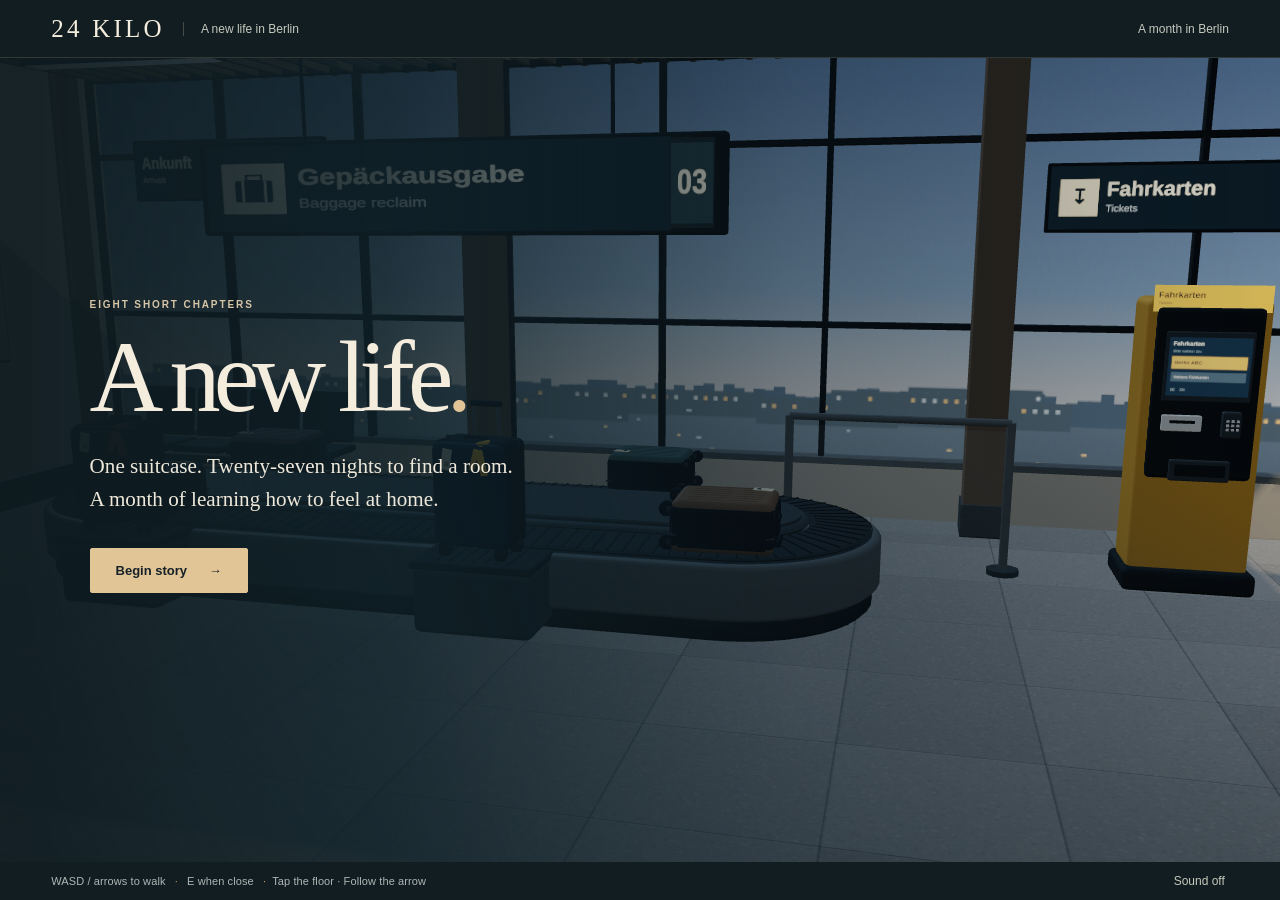
<file: index.html>
<!doctype html>
<html lang="en">
<head>
  <meta charset="utf-8">
  <meta name="viewport" content="width=device-width, initial-scale=1">
  <meta name="description" content="24 KILO, an eight-chapter 3D story about starting a new life in Berlin.">
  <title>24 KILO · A New Life in Berlin</title>
  <style>body{margin:0;min-height:100vh;display:grid;place-items:center;background:#142025;color:#f4ecdc;font:20px Georgia,serif}a{color:#e2c597}</style>
</head>
<body>
  <p><a href="./24-Kilo-Game-Ready/chapter-one-3d/">Play 24 KILO</a></p>
  <script>
    const game = new URL('./24-Kilo-Game-Ready/chapter-one-3d/', location.href);
    game.search = location.search;
    game.hash = location.hash;
    location.replace(game.href);
  </script>
</body>
</html>
</file>
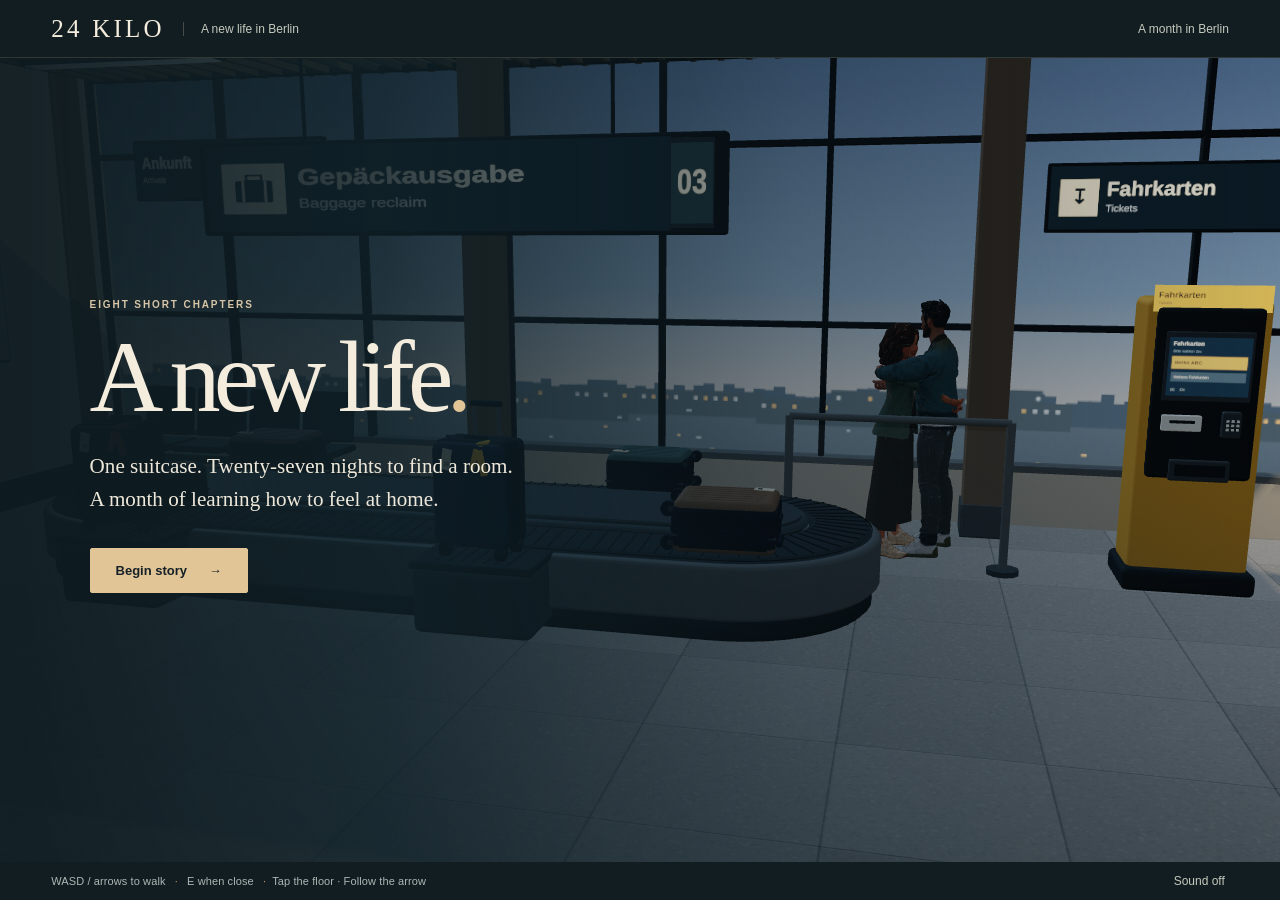
<file: 24-Kilo-Game-Ready/index.html>
<!doctype html>
<html lang="en">
<head>
  <meta charset="utf-8">
  <meta name="viewport" content="width=device-width, initial-scale=1">
  <meta name="description" content="24 KILO, an eight-chapter 3D story about starting a new life in Berlin.">
  <title>24 KILO · A New Life in Berlin</title>
  <style>body{margin:0;min-height:100vh;display:grid;place-items:center;background:#142025;color:#f4ecdc;font:20px Georgia,serif}a{color:#e2c597}</style>
</head>
<body>
  <p><a href="./chapter-one-3d/">Play 24 KILO</a></p>
  <script>
    const game = new URL('./chapter-one-3d/', location.href);
    game.search = location.search;
    game.hash = location.hash;
    location.replace(game.href);
  </script>
</body>
</html>
</file>
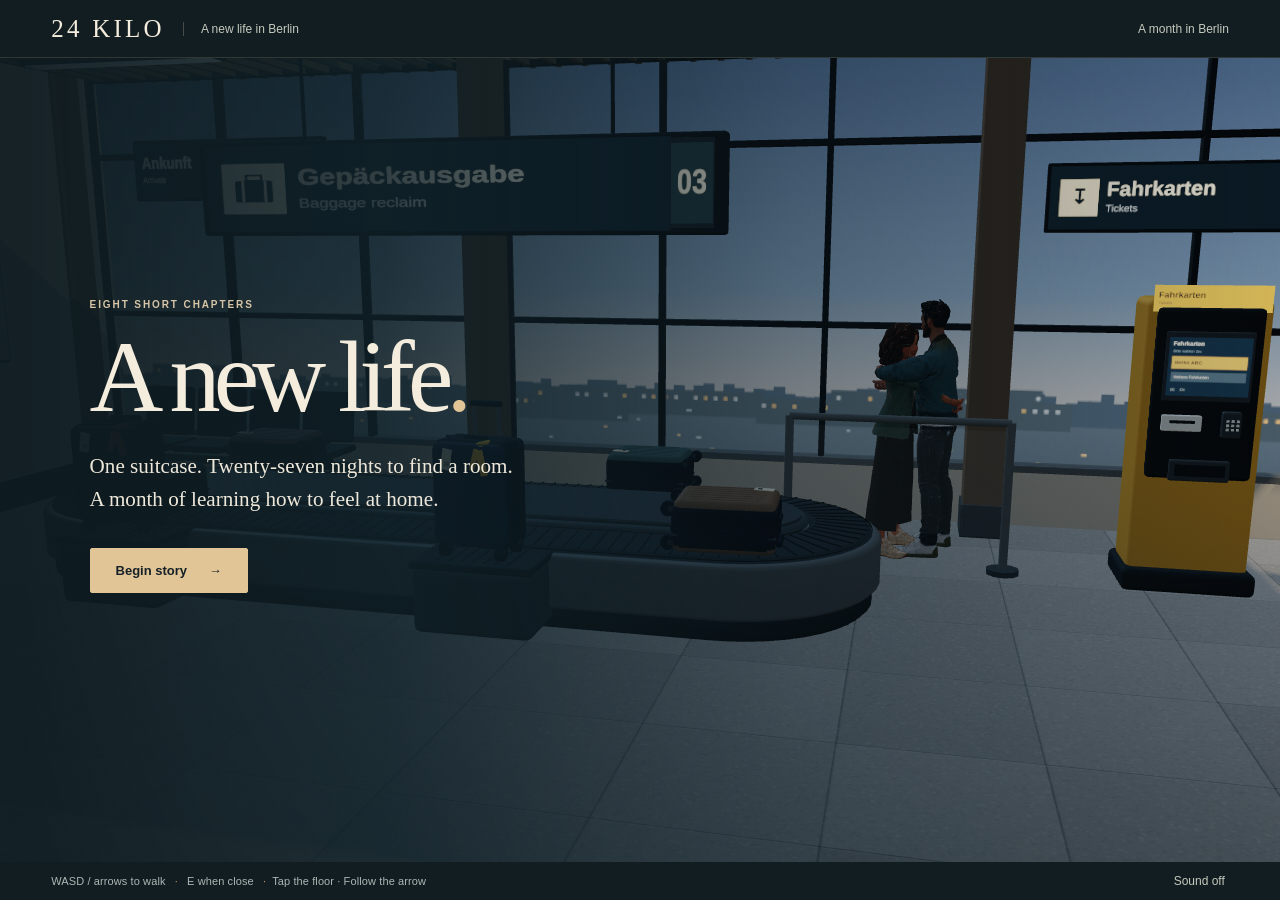
<file: 24-Kilo-Game-Ready/chapter-one-3d/index.html>
<!doctype html>
<html lang="en"><head>
<meta charset="utf-8"><meta name="viewport" content="width=device-width,initial-scale=1,viewport-fit=cover"><meta name="theme-color" content="#142125"><meta name="description" content="Eight short chapters about starting a new life in Berlin. Walk, choose, and find a little space for yourself.">
<title>24 KILO · A New Life in Berlin</title>
<link rel="stylesheet" href="../chapter-one/src/ui.css"><link rel="stylesheet" href="chapter.css"><link rel="stylesheet" href="creator.css">
<script type="importmap">{"imports":{"three":"../movement-test/vendor/three.module.min.js"}}</script>
</head><body>
<header class="mast"><span class="brand">24 KILO</span><span class="brand-sub">A new life in Berlin</span><span class="mast-place" id="place">A month in Berlin</span><button class="quiet" id="menu" hidden>Pause</button></header>
<main id="stage" aria-label="24 KILO, an interactive short story">
<canvas id="world" tabindex="0" aria-label="3D game. Use WASD or arrow keys to walk, or tap the floor. Follow the arrow. Press E or tap an interaction when you are close."></canvas>
<div id="markers" hidden></div>
<div class="hud" id="hud" hidden><span class="scene-time" id="clock"></span><p id="objective" aria-live="polite"></p></div>
<div id="actions" hidden><div id="quiet-choices"></div><button id="next-action" hidden></button><button id="act"><span id="act-label"></span><kbd>E</kbd></button></div>
<section id="title-screen" class="title-screen"><div class="title-copy"><p class="kicker">Eight short chapters</p><h1>A new life<span>.</span></h1><p class="intro">One suitcase. Twenty-seven nights to find a room.<br>A month of learning how to feel at home.</p><div class="home-actions"><button id="continue" hidden>Continue your story <span>→</span></button><button id="begin" disabled>Begin story <span>→</span></button></div><p id="title-status" role="status">Opening the arrivals hall…</p></div></section>
<div id="creator-root" hidden></div><div id="story-ui"></div>
<div id="busy" hidden role="status">Opening the room…</div>
</main>
<footer class="foot"><span class="key-help">WASD / arrows to walk <i>·</i> E when close <i>·</i> </span><span>Tap the floor · Follow the arrow</span><span id="save-note" aria-live="polite"></span><button id="sound" class="quiet" aria-pressed="false">Sound off</button></footer>
<script>
const openingMessage = document.getElementById('title-status');
function offerReload() {
  if (!document.getElementById('begin').disabled || openingMessage.querySelector('button')) return;
  openingMessage.textContent = 'The chapter is taking a while to open. ';
  const retry = document.createElement('button');
  retry.className = 'quiet'; retry.textContent = 'Reload'; retry.onclick = () => location.reload();
  openingMessage.append(retry);
}
setTimeout(offerReload, 15000);
</script>
<script type="module">import('./game.js').catch(error => {console.error(error); offerReload();});</script>
</body></html>
</file>
<file: 24-Kilo-Game-Ready/chapter-one/src/ui.css>
.story-root {
  --story-paper: #f1e7d7;
  --story-ink: #172329;
  --story-gold: #d3af73;
  --story-muted: #b4b5ae;
  font-family: 'Avenir Next', Avenir, 'Segoe UI', sans-serif;
  color: var(--story-paper);
  isolation: isolate;
  z-index: 30;
}
.story-root * { box-sizing: border-box; }
.story-overlay {
  position: absolute;
  inset: 0;
  display: flex;
  align-items: center;
  justify-content: center;
  padding: clamp(16px, 3.5vw, 50px);
  background: rgba(8, 15, 19, .48);
  pointer-events: auto;
  animation: story-appear 180ms ease-out both;
}
.story-panel {
  width: min(100%, 730px);
  max-height: 100%;
  overflow: auto;
  scrollbar-width: thin;
  scrollbar-color: #655e4e transparent;
  outline: none;
  overscroll-behavior: contain;
}
.story-overlay--dialogue { align-items: flex-end; background: linear-gradient(transparent 22%, rgba(5, 11, 14, .75)); }
.story-panel--dialogue {
  padding: clamp(22px, 3vw, 38px) clamp(24px, 3.8vw, 48px);
  background: rgba(16, 27, 33, .96);
  border: 1px solid rgba(211, 175, 115, .24);
  border-top: 2px solid var(--story-gold);
  box-shadow: 0 14px 55px #0005;
  border-radius: 3px;
}
.story-eyebrow {
  display: block;
  margin: 0 0 15px;
  color: var(--story-gold);
  font-size: 10px;
  font-weight: 600;
  letter-spacing: .2em;
  text-transform: uppercase;
  line-height: 1.7;
}
.story-prose {
  font-family: Georgia, 'Times New Roman', serif;
  font-size: clamp(19px, 2.2vw, 26px);
  font-weight: 400;
  line-height: 1.5;
  margin: 0 0 27px;
  white-space: pre-line;
  text-wrap: pretty;
}
.story-actions { display: flex; gap: 12px; align-items: center; flex-wrap: wrap; }
.story-actions--choices { align-items: stretch; }
.story-actions--choices .story-button { flex: 1 1 220px; }
.story-button {
  appearance: none;
  display: inline-flex;
  flex-direction: column;
  align-items: center;
  justify-content: center;
  min-height: 46px;
  border: 1px solid #d3af73;
  border-radius: 2px;
  background: var(--story-gold);
  color: #172329;
  font: 600 13px / 1.5 'Avenir Next', Avenir, 'Segoe UI', sans-serif;
  letter-spacing: .015em;
  white-space: normal;
  overflow-wrap: anywhere;
  text-align: center;
  padding: 11px 24px;
  cursor: pointer;
  transition: background 150ms, border-color 150ms, transform 150ms;
}
.story-button:hover { background: #e9c58a; border-color: #e9c58a; }
.story-button:active { transform: translateY(1px); }
.story-button:focus-visible { outline: 2px solid #f8edd9; outline-offset: 4px; }
.story-button--secondary { background: rgba(241, 231, 215, .025); color: var(--story-paper); border-color: #f1e7d744; }
.story-button--secondary:hover { background: #d3af731a; border-color: var(--story-gold); }
.story-button:disabled { opacity: .45; cursor: wait; transform: none; }
.story-choice-detail { display: block; color: var(--story-muted); font-size: 11px; margin-top: 5px; font-weight: 400; }
.story-key-hint { font-size: 10px; margin-left: auto; color: #a5aaa9; letter-spacing: .08em; }
.story-overlay--chapter, .story-overlay--end { background: rgba(9, 18, 24, .87); backdrop-filter: blur(5px); }
.story-panel--chapter, .story-panel--end { text-align: center; padding: 24px 15px; }
.story-chapter-rule { display: block; width: 1px; height: clamp(25px, 6vh, 52px); background: var(--story-gold); margin: 0 auto 26px; }
.story-title { margin: 0 0 24px; color: #f3e9d9; font: 400 clamp(38px, 6vw, 72px) / 1.05 Georgia, 'Times New Roman', serif; letter-spacing: -.035em; text-wrap: balance; }
.story-chapter-copy { max-width: 510px; margin: 0 auto 30px; font: 400 clamp(15px, 1.6vw, 19px) / 1.75 'Avenir Next', Avenir, 'Segoe UI', sans-serif; white-space: pre-line; color: #c6cbc8; text-wrap: pretty; }
.story-overlay--phone { background: rgba(6, 13, 19, .61); backdrop-filter: blur(4px); padding: 20px; container-type: size; }
.story-panel--phone {
  position: relative;
  flex: none;
  width: min(100%, 330px, calc((100cqh - 40px) / 2.02));
  min-width: min(100%, 280px);
  height: min(100%, 680px);
  padding: 8px;
  border-radius: 44px;
  border: 1px solid #83918f;
  background: linear-gradient(115deg, #606968, #222a2b 15%, #080d0f 65%, #4f5b5a);
  box-shadow: 0 28px 70px #0008, 0 0 0 2px #080e10, inset 0 0 0 2px #cad1c329;
  overflow: visible;
}
.story-panel--phone::before, .story-panel--phone::after { content: ''; position: absolute; width: 3px; border-radius: 3px; background: linear-gradient(90deg, #263031, #9ba5a0, #283233); }
.story-panel--phone::before { left: -4px; top: 108px; height: 38px; box-shadow: 0 47px #66716e; }
.story-panel--phone::after { right: -4px; top: 132px; height: 62px; }
.story-phone-screen {
  height: 100%;
  display: flex;
  flex-direction: column;
  overflow: hidden;
  border: 1px solid #020a0d;
  border-radius: 35px;
  background: #15262c;
}
.story-phone-statusbar { position: relative; flex: none; height: 44px; display: flex; justify-content: space-between; align-items: center; padding: 1px 20px 0; color: #e9ede6; background: #1c3035; font-size: 10px; font-weight: 600; }
.story-phone-clock { font-variant-numeric: tabular-nums; }
.story-phone-speaker { position: absolute; top: 9px; left: 50%; transform: translateX(-50%); width: 78px; height: 23px; border-radius: 18px; background: #050c10; box-shadow: inset 0 1px 2px #000; }
.story-phone-speaker::before { content: ''; position: absolute; top: 10px; left: 17px; width: 31px; height: 3px; border-radius: 2px; background: #293137; }
.story-phone-speaker::after { content: ''; position: absolute; top: 8px; right: 12px; width: 7px; height: 7px; border: 2px solid #172731; border-radius: 50%; background: #264b5a; box-shadow: 0 0 0 1px #101719; }
.story-phone-connection { display: flex; align-items: center; gap: 5px; }
.story-phone-signal { width: 13px; height: 11px; background: linear-gradient(#d8e3df, #d8e3df) 0 100% / 2px 4px, linear-gradient(#d8e3df, #d8e3df) 4px 100% / 2px 7px, linear-gradient(#d8e3df, #d8e3df) 8px 100% / 2px 10px; background-repeat: no-repeat; }
.story-phone-network { font-size: 8px; letter-spacing: .02em; }
.story-phone-battery { position: relative; width: 19px; height: 9px; border: 1px solid #cad5cf9c; border-radius: 2px; padding: 1px; background: linear-gradient(90deg, #cad5cf 78%, transparent 78%) content-box; }
.story-phone-battery::after { content: ''; position: absolute; top: 2px; right: -3px; width: 1px; height: 3px; background: #cad5cf; }
.story-phone-header { flex: none; display: flex; align-items: center; gap: 10px; padding: 9px 17px 15px; border-bottom: 1px solid #f1e7d712; background: #1c3035; }
.story-contact-avatar { flex: none; display: grid; place-items: center; width: 35px; height: 35px; border-radius: 50%; background: #d3af7322; color: var(--story-gold); font: 22px Georgia, serif; }
.story-phone-name { min-width: 0; display: flex; flex-direction: column; gap: 3px; overflow-wrap: anywhere; }
.story-phone-name strong { font-size: 15px; font-weight: 500; letter-spacing: .02em; }
.story-phone-name span { font-size: 10px; color: #96a9ad; }
.story-phone-dot { flex: none; width: 6px; height: 6px; background: #a6b59a; border-radius: 50%; margin-left: auto; }
.story-phone-content { display: flex; flex-direction: column; flex: 1; min-height: 0; }
.story-messages { flex: 1 1 auto; min-height: 70px; overflow-y: auto; padding: 18px 13px 10px; scrollbar-width: thin; scrollbar-color: #657278 transparent; overscroll-behavior: contain; }
.story-bubble { display: block; width: fit-content; max-width: 88%; margin: 0 0 9px; padding: 10px 12px; font-size: 13px; line-height: 1.5; white-space: pre-line; overflow-wrap: anywhere; animation: story-bubble-in 180ms ease-out both; }
.story-bubble--home { background: #2a3e45; border-radius: 16px 16px 16px 4px; color: #f0e9dc; }
.story-bubble--player { margin-left: auto; background: #435e54; border-radius: 16px 16px 4px 16px; color: #f0e9dc; }
.story-phone-reply { flex: none; padding-top: 9px; border-top: 1px solid #d9e3d80c; background: #182a30; }
.story-composer { margin: 0 13px; padding: 11px 13px; background: #0f2027; border: 1px solid #6b777d66; border-radius: 17px; }
.story-composer[hidden] { display: none; }
.story-composer-label { display: block; color: #b0a590; text-transform: uppercase; font-size: 8px; letter-spacing: .13em; margin-bottom: 5px; }
.story-draft { margin: 0; font-size: 13px; line-height: 1.5; white-space: pre-line; overflow-wrap: anywhere; }
.story-draft:empty::after { content: '\00a0'; }
.story-phone-status { margin: 9px 14px; min-height: 15px; color: #a7b2b4; text-align: center; font-size: 10px; line-height: 1.5; }
.story-phone-actions { display: flex; flex-direction: column; gap: 7px; padding: 0 13px 5px; }
.story-phone-actions .story-button { width: 100%; min-height: 44px; padding: 10px 12px; font-size: 11px; border-radius: 14px; background: #d8be91; border-color: #d8be91; color: #172329; }
.story-phone-actions .story-button + .story-button { background: #d3af730c; border-color: #d3af7366; color: #f1e7d7; }
.story-phone-actions .story-button:hover { background: #ecd0a0; border-color: #ecd0a0; color: #172329; }
.story-phone-actions .story-button:focus-visible { outline-offset: 2px; }
.story-phone-homebar { flex: none; display: grid; place-items: center; height: 24px; background: #182a30; }
.story-phone-homebar::after { content: ''; width: 92px; height: 4px; border-radius: 4px; background: #d7dfd4; opacity: .8; }
.story-recap { max-width: 460px; margin: 28px auto; padding: 0; border-top: 1px solid #d3af7333; text-align: left; }
.story-recap-row { padding: 13px 0; border-bottom: 1px solid #d3af7322; display: flex; justify-content: space-between; gap: 22px; }
.story-recap dt { color: #b1b6b3; font-size: 11px; line-height: 1.65; }
.story-recap dd { margin: 0; color: var(--story-paper); font-size: 12px; line-height: 1.65; text-align: right; max-width: 62%; }
.story-recap dt, .story-recap dd { overflow-wrap: anywhere; }
.story-end-note { color: #9ca7a5; text-transform: uppercase; letter-spacing: .16em; font-size: 9px; margin: 26px 0 20px; }
.story-actions--end { justify-content: center; }
@keyframes story-appear { from { opacity: 0; } to { opacity: 1; } }
@keyframes story-bubble-in { from { opacity: 0; transform: translateY(5px); } to { opacity: 1; transform: translateY(0); } }
@media (max-width: 600px) {
  .story-overlay { padding: 14px; }
  .story-panel--dialogue { padding: 22px; }
  .story-prose { font-size: 20px; margin-bottom: 20px; }
  .story-actions--choices { flex-direction: column; }
  .story-actions--choices .story-button { flex: auto; }
  .story-chapter-copy { font-size: 15px; line-height: 1.65; }
  .story-key-hint { display: none; }
  .story-recap-row { gap: 15px; }
}
/* The world stays 16:9 on a phone, but reading and making choices need the
   available screen height. A fixed root escapes the stage's short aspect ratio. */
@media (max-width: 760px) and (orientation: portrait) {
  #story-ui.story-root[data-open="true"] {
    position: fixed;
    inset: 0;
    z-index: 100;
  }
  .story-overlay {
    padding: max(18px, env(safe-area-inset-top)) max(16px, env(safe-area-inset-right)) max(18px, env(safe-area-inset-bottom)) max(16px, env(safe-area-inset-left));
    background-color: rgba(8, 15, 19, .93);
  }
  .story-overlay--dialogue { align-items: center; }
  .story-panel--end .story-title { font-size: clamp(36px, 10vw, 60px); }
  .story-actions--end { flex-direction: column; align-items: stretch; }
}
@media (max-height: 580px) {
  .story-overlay { padding: 10px 22px; }
  .story-panel--dialogue { padding: 18px 26px; }
  .story-prose { font-size: 20px; margin-bottom: 18px; }
  .story-chapter-rule { height: 18px; margin-bottom: 15px; }
  .story-title { font-size: 40px; margin-bottom: 15px; }
  .story-chapter-copy { margin-bottom: 18px; }
  .story-phone-header { padding: 6px 16px 10px; }
  .story-messages { padding: 12px; }
  .story-composer { padding: 8px 12px; }
  .story-phone-status { margin: 7px 20px; }
  .story-phone-actions { gap: 6px; }
  .story-phone-actions .story-button { padding: 8px 10px; }
  .story-recap { margin: 15px auto; }
  .story-end-note { margin: 15px 0; }
}
@media (max-height: 540px) and (orientation: landscape) {
  .story-overlay--phone { padding: 10px 18px; }
  .story-panel--phone { width: min(100%, 640px); height: 100%; min-width: 0; border-radius: 35px; padding: 7px; }
  .story-phone-screen { border-radius: 28px; }
  .story-phone-statusbar { height: 34px; }
  .story-phone-speaker { top: 5px; }
  .story-phone-header { padding: 2px 17px 7px; gap: 8px; }
  .story-contact-avatar { width: 27px; height: 27px; font-size: 18px; }
  .story-phone-name { flex-direction: row; align-items: baseline; gap: 8px; }
  .story-phone-name strong { font-size: 13px; }
  .story-phone-content { display: grid; grid-template-columns: 1fr 1fr; overflow: hidden; }
  .story-messages { min-height: 0; padding: 8px 12px; }
  .story-phone-reply { min-height: 0; overflow-y: auto; padding-top: 7px; border-top: 0; border-left: 1px solid #d9e3d815; }
  .story-phone-status { margin: 6px 12px; }
  .story-phone-homebar { height: 18px; }
}
@media (prefers-reduced-motion: reduce) {
  .story-overlay, .story-bubble { animation: none; }
  .story-button { transition: none; }
}
</file>
<file: 24-Kilo-Game-Ready/chapter-one-3d/chapter.css>
:root{color-scheme:dark;font-family:'Avenir Next',Avenir,-apple-system,BlinkMacSystemFont,'Segoe UI',sans-serif;background:#142025;color:#f4ecdc;--amber:#e2c597;--ink:#142326}*{box-sizing:border-box}body{margin:0;height:100vh;height:100dvh;display:grid;grid-template-rows:58px minmax(0,1fr) 38px;overflow:hidden}button{font:inherit;cursor:pointer}button:focus-visible{outline:2px solid #f5d799;outline-offset:4px}[hidden]{display:none!important}.mast,.foot{display:flex;align-items:center;padding:0 clamp(15px,4vw,66px);background:#111d21;gap:18px}.mast{border-bottom:1px solid #e8d8b824}.brand{font:25px Georgia,serif;letter-spacing:.13em}.brand-sub,.mast-place,.quiet{font-size:12px;color:#c6c9bd}.brand-sub{border-left:1px solid #8a877674;padding-left:17px}.mast-place{margin-left:auto}.quiet{background:transparent;border:0;padding:10px 4px}.quiet:hover{color:#ffe2af}main{position:relative;min-height:0;overflow:hidden;isolation:isolate;background:#283b41}#world{display:block;width:100%;height:100%;touch-action:none;outline:0}#world:focus-visible{outline:1px solid #d5c194;outline-offset:-2px}.foot{font-size:11px;gap:0;color:#adb6b4;letter-spacing:.01em}.foot i{font-style:normal;padding:0 6px;color:#ba986a}#save-note{margin-left:auto;font-size:10px;color:#a2aba4}.foot .quiet{margin-left:18px}.title-screen{position:absolute;inset:0;display:flex;align-items:center;padding:clamp(24px,7vw,110px);background:linear-gradient(90deg,#0e1b20f2 2%,#102128d6 30%,#0d1c2456 62%,#111b1e0d),linear-gradient(0deg,#0a141a65,transparent 50%);overflow:auto}.title-copy{max-width:580px}.kicker,.scene-time,.machine-line{font-weight:600;letter-spacing:.19em;text-transform:uppercase;font-size:10px}.kicker{color:#d6c5a6;margin:0 0 18px}.title-copy h1{margin:0;font:400 clamp(69px,9vw,140px)/.96 Georgia,serif;letter-spacing:-.068em}.title-copy h1 span{color:var(--amber)}.intro{margin:24px 0 32px;font:clamp(17px,1.65vw,24px)/1.55 Georgia,serif;color:#eee8da}.home-actions{display:flex;gap:12px;align-items:center;flex-wrap:wrap}.home-actions button{padding:14px 20px;min-width:158px;background:var(--amber);color:#152127;border:1px solid var(--amber);font-weight:600;font-size:13px;border-radius:2px}.home-actions button span{margin-left:18px}.home-actions .secondary{background:#15252aae;color:var(--amber);border-color:#d9c6a37d}.home-actions button:disabled{opacity:.6}.home-actions button:hover{filter:brightness(1.1)}#title-status{min-height:1em;font-size:12px;color:#c5c7bd;margin:16px 0 0}.hud{position:absolute;top:clamp(14px,3.6vw,40px);left:clamp(12px,3vw,42px);pointer-events:none;max-width:min(80%,460px);color:#f9f1e2}.scene-time{display:inline-block;padding:5px 9px;background:#152026d9;font-size:9px;color:#e0ccaa}.hud p{margin:0;width:fit-content;background:#142126e8;border-left:2px solid var(--amber);padding:10px 15px;font:clamp(15px,1.6vw,21px)/1.3 Georgia,serif;box-shadow:0 3px 20px #0002}.spot{position:absolute;left:0;top:0;z-index:2;display:flex;align-items:center;flex-direction:column-reverse;gap:3px;background:transparent;border:0;padding:7px;color:#fff3db;pointer-events:auto}.spot-dot{width:13px;height:13px;background:#1a292bc2;border:2px solid #dad2bc;border-radius:50%;box-shadow:0 0 0 3px #141b2060}.spot.primary .spot-dot{border-color:#efc779;background:#453b28}.spot-label{font-size:10px;font-weight:600;line-height:1.25;background:#111e25e8;color:#e7ddc9;padding:5px 8px;border-radius:2px;white-space:nowrap}.spot:not(.primary):not(:hover):not(:focus-visible) .spot-label{opacity:0}.spot:hover .spot-label,.spot:focus-visible .spot-label{color:white}#markers{position:absolute;inset:0;pointer-events:none}#actions{position:absolute;right:clamp(15px,4vw,60px);bottom:clamp(15px,4vh,42px);z-index:3}#act{display:flex;gap:22px;align-items:center;min-height:44px;border:1px solid #d9c3989c;border-radius:3px;background:#192728f2;color:#f6ebd7;padding:11px 17px 11px 20px;font-weight:600;font-size:14px;box-shadow:0 5px 20px #171c2038}#act kbd{font:11px inherit;border:1px solid #c6ba9b7d;padding:2px 5px;border-radius:2px}#creator-root,#story-ui,#busy{position:absolute;inset:0}#story-ui{pointer-events:none;z-index:30}#creator-root{z-index:20;background:#172427}#busy{display:grid;place-items:center;background:#142025ec;z-index:40;font:22px Georgia,serif}.story-overlay--dialogue{justify-content:flex-end;align-items:flex-end;background:linear-gradient(0deg,#0a172152,transparent 55%)}.story-panel--dialogue{width:min(100%,510px);padding:23px 27px;background:#152328f5}.story-prose{font-size:clamp(17px,1.7vw,23px);margin-bottom:18px}.story-overlay--machine,.story-overlay--camera{background:#0c171dcf}.story-panel--machine,.story-panel--camera{padding:clamp(19px,4vw,38px);background:#17292e;border:1px solid #b7c4be54;border-radius:5px;width:min(100%,620px)}.machine-line{padding-bottom:14px;border-bottom:1px solid #adb8b044;color:#e9c78c;margin:0}.machine-title,.camera-title{font:normal clamp(28px,4vw,47px)/1.1 Georgia,serif;margin:18px 0}.machine-copy{font-size:15px;color:#c1cecc;line-height:1.5}.ticket-route{border-left:2px solid var(--amber);padding-left:16px;display:grid;gap:3px}.ticket-to{color:var(--amber)}.story-panel--camera{width:min(100%,850px)}.camera-options{display:grid;grid-template-columns:1fr 1fr;gap:14px}.camera-options button{padding:0 0 12px;gap:12px}.camera-options img,.photo-bubble img{width:100%;display:block}.photo-bubble{padding:3px;width:135px;max-width:65%;overflow:hidden}.story-overlay--end{background:#122126ee}.story-actions--end{justify-content:center}.story-recap{margin:17px auto}.story-overlay--end .story-title{font-size:clamp(34px,5vw,66px)}
@media(max-width:680px){body{grid-template-rows:47px minmax(0,1fr) 33px}.brand{font-size:19px}.brand-sub{display:none}.mast,.foot{padding-inline:14px}.mast-place,.quiet{font-size:11px}.key-help{display:none}.hud{top:12px;left:10px}.hud p{font-size:15px;padding:8px 10px}.scene-time{font-size:8px}.title-screen{padding:26px;align-items:flex-end;padding-bottom:max(10vh,36px);background:linear-gradient(0deg,#0f2026f8 0%,#0e1b21d9 35%,#12222a18 83%)}.intro{font-size:18px}.title-copy h1{font-size:75px}#act kbd{display:none}.foot{font-size:10px}.story-overlay--dialogue{align-items:flex-end;justify-content:center}.story-panel--dialogue{padding:20px}.camera-options{grid-template-columns:1fr}.camera-options button{display:grid;grid-template-columns:45% 1fr;padding:0 7px 0 0;gap:8px}.spot-label{font-size:9px}.story-prose{font-size:18px}}
@media(max-height:490px) and (orientation:landscape){body{grid-template-rows:33px minmax(0,1fr) 24px}.title-screen{align-items:center;padding:18px 8%}.title-copy h1{font-size:55px}.intro{margin:10px 0;font-size:16px}.kicker{margin:0 0 6px}.hud{top:8px}.story-panel--dialogue{padding:14px 18px}.story-panel--dialogue .story-actions{gap:5px}.story-panel--end{padding:8px}.story-panel--end .story-recap{margin:8px auto}.story-panel--end .story-recap-row{padding:5px}}

#actions{display:flex;align-items:center;gap:9px;flex-wrap:wrap;justify-content:flex-end;max-width:calc(100% - 26px)}
#next-action{background:#203235ee;color:#f5e6c9;border:1px solid #d1bd926b;border-radius:3px;padding:12px 14px;font-size:12px;min-height:44px}
.spot.within-reach .spot-dot{background:#f2d59b;border-color:#fff0cc;box-shadow:0 0 0 4px #e6c58224}
#act:disabled{opacity:.8;cursor:default;background:#17262ad9;border-color:#bcc9bb4d;box-shadow:none}
#stage:has(#story-ui[data-open="true"]) #hud{visibility:hidden}
body:has(#story-ui[data-open="true"]) .foot>span:not(#save-note),body:has(#creator-root:not([hidden])) .foot>span:not(#save-note){visibility:hidden}

#quiet-choices{display:contents}#quiet-choices button{background:#203235ee;color:#f5ebd9;border:1px solid #d1bd926b;border-radius:3px;padding:10px 13px;min-height:44px;font-size:12px}

.mast .brand,.mast #menu{flex-shrink:0}
.mast-place{min-width:0;overflow:hidden;text-overflow:ellipsis;white-space:nowrap}
.title-copy h1{font-size:clamp(62px,8vw,118px)}
@media(max-width:680px){.mast{gap:12px}.title-copy h1{font-size:68px}.foot{gap:6px}.foot #save-note{font-size:9px}.foot .quiet{margin-left:6px}}

/* story activities */
.story-overlay--folder,.story-overlay--departures{background:#0c171dd9;backdrop-filter:blur(3px)}
.story-panel--folder,.story-panel--departures{width:min(100%,760px);padding:clamp(20px,4vw,38px);background:#17292e;border:1px solid #b7c4be54;border-radius:5px;box-shadow:0 18px 65px #0005}
.activity-title{font:400 clamp(28px,4vw,45px)/1.12 Georgia,serif;letter-spacing:-.025em;margin:0 0 14px}
.activity-copy{font-size:14px;color:#c1cecc;line-height:1.6;margin:0 0 22px}
.document-cards{display:grid;grid-template-columns:repeat(3,minmax(0,1fr));gap:10px}
.document-card.story-button{display:flex;align-items:flex-start;justify-content:flex-start;min-height:168px;text-align:left;padding:17px 14px;background:#f0e5cf;color:#263234;border-color:#d4c5a8;border-radius:3px;box-shadow:0 3px 6px #0002}
.document-card.story-button:hover{background:#fff2d8;border-color:#f1d49c}
.document-name{font:400 21px/1.2 Georgia,serif;overflow-wrap:normal}
.document-subtitle{font-size:11px;font-weight:400;color:#5f6b67;line-height:1.5;margin-top:10px}
.document-mark{margin-top:auto;padding-top:18px;font-size:10px;letter-spacing:.12em;text-transform:uppercase;color:#537168}
.document-card.checked{border-color:#8bb5a4;box-shadow:inset 0 -4px #6d9587,0 3px 6px #0002}
.document-card.checked .document-mark{font-weight:700;color:#285e4b}
.document-detail{min-height:4.8em;margin:20px 0;color:#e3dfd1;font:18px/1.6 Georgia,serif}
.activity-actions{justify-content:space-between;gap:15px}
.activity-progress{margin:0;font-size:11px;line-height:1.5;color:#bec9c3}
.activity-actions .story-button:disabled{cursor:default}
.departure-board{background:#0c1b25;border:1px solid #41525a;border-radius:3px;overflow:hidden}
.departure-heading,.departure-row.story-button{display:grid;grid-template-columns:minmax(0,1fr) 68px 76px;gap:14px;align-items:center;text-align:left}
.departure-heading{padding:12px 16px;color:#a5b6b9;font-size:10px;letter-spacing:.08em;text-transform:uppercase;background:#132732}
.departure-row.story-button{width:100%;padding:18px 16px;border:0;border-top:1px solid #34434a;border-radius:0;background:transparent;color:#f2e5b8;min-height:70px}
.departure-row.story-button:hover{background:#253c45}
.departure-row.correct{background:#244238;color:#f4edcf}
.departure-destination{font-weight:500;font-size:17px;line-height:1.3;overflow-wrap:normal}
.departure-time{font-size:12px;color:#bbc9c6}
.departure-platform{font-size:13px;color:#f6d58d}
.departure-feedback{min-height:3em;margin:20px 0;color:#d3ddd4;font-size:14px;line-height:1.6}
.story-last-message{margin:23px auto 28px;color:#dbc9a7;font:italic 21px/1.5 Georgia,serif}
.story-finale .story-recap{max-width:600px}
@media(max-width:520px){
  .story-panel--folder,.story-panel--departures{padding:20px 17px}
  .document-cards{grid-template-columns:1fr;gap:8px}
  .document-card.story-button{min-height:83px;padding:13px 15px;display:grid;grid-template-columns:minmax(0,1fr) auto;gap:3px 10px}
  .document-name{font-size:20px}
  .document-subtitle{grid-row:2;grid-column:1;margin:0}
  .document-mark{grid-row:1/3;grid-column:2;align-self:center;margin:0;padding:0;font-size:9px}
  .document-detail{font-size:16px;margin:17px 0;min-height:4.8em}
  .activity-actions{justify-content:flex-start}
  .activity-actions .story-button{width:100%}
  .departure-heading,.departure-row.story-button{grid-template-columns:minmax(0,1fr) 48px 56px;gap:8px;padding-inline:12px}
  .departure-heading{font-size:8px;letter-spacing:.04em}
  .departure-destination{font-size:14px}
  .departure-platform,.departure-time{font-size:11px}
  .story-last-message{font-size:18px}
}
</file>
<file: 24-Kilo-Game-Ready/chapter-one-3d/creator.css>
.traveller-creator {
  --creator-ink: #252d2c;
  --creator-paper: #f3eee4;
  --creator-muted: #626b65;
  --creator-rule: #c9c6b9;
  --creator-accent: #315b56;
  position: fixed;
  inset: 0;
  z-index: 100;
  box-sizing: border-box;
  display: grid;
  place-items: center;
  padding: clamp(12px, 3.2vmin, 40px);
  background: #152120ed;
  color: var(--creator-ink);
  color-scheme: light;
  pointer-events: auto;
  font: 14px/1.4 Arial, Helvetica, sans-serif;
  isolation: isolate;
}
.traveller-creator *, .traveller-creator *::before, .traveller-creator *::after { box-sizing: border-box; }
.traveller-creator [hidden] { display: none !important; }
.traveller-shell {
  display: grid;
  grid-template-columns: minmax(0, 1.1fr) minmax(345px, .9fr);
  width: min(1060px, 100%);
  height: min(698px, 100%);
  min-height: 0;
  overflow: hidden;
  border-radius: 5px;
  box-shadow: 0 22px 80px #06100f61;
  background: var(--creator-paper);
}
.traveller-portrait {
  position: relative;
  min-width: 0;
  min-height: 0;
  overflow: hidden;
  isolation: isolate;
  background: #acb7ad;
}
.traveller-portrait canvas { display: block; width: 100%; height: 100%; touch-action: none; cursor: grab; }
.traveller-portrait canvas:active { cursor: grabbing; }
.traveller-rotate {
  position: absolute;
  inset: auto auto 20px 50%;
  transform: translateX(-50%);
  display: inline-flex;
  align-items: center;
  gap: 7px;
  padding: 2px 4px;
  border: 1px solid #ffffff33;
  border-radius: 25px;
  background: #26302deb;
  color: #f5f2e8;
  font-size: 12px;
}
.traveller-rotate button {
  min-width: 38px;
  min-height: 36px;
  padding: 0;
  border: 0;
  border-radius: 50%;
  background: transparent;
  color: inherit;
  font-size: 20px;
  cursor: pointer;
}
.traveller-rotate button:hover { background: #ffffff21; }
.traveller-preview-status {
  position: absolute;
  top: 50%; left: 50%;
  transform: translate(-50%, -50%);
  padding: 10px 16px;
  border-radius: 3px;
  background: #25312ee8;
  color: #fff8e7;
  text-align: center;
  width: max-content;
  max-width: 85%;
}
.traveller-retry { border: 0; background: transparent; color: #fff2cf; text-decoration: underline; cursor: pointer; }
.traveller-controls {
  display: flex;
  flex-direction: column;
  padding: clamp(24px, 4vmin, 45px) clamp(24px, 3.4vw, 48px);
  overflow-y: auto;
  overscroll-behavior: contain;
  min-height: 0;
}
.traveller-form { width: 100%; margin: auto 0; }
.traveller-form h1 {
  margin: 0 0 19px;
  color: var(--creator-ink);
  font: normal clamp(31px, 3.5vw, 47px)/1.1 Georgia, 'Times New Roman', serif;
  letter-spacing: -.035em;
}
.traveller-label, .traveller-options legend {
  display: block;
  width: 100%;
  padding: 0;
  margin: 0 0 6px;
  font: 600 12px/1.15 Arial, Helvetica, sans-serif;
  letter-spacing: .015em;
  color: var(--creator-ink);
}
#traveller-name {
  display: block;
  width: 100%;
  min-height: 42px;
  padding: 7px 12px;
  border: 1px solid #adb4a9;
  border-radius: 3px;
  box-shadow: none;
  background: #fffdf6;
  color: var(--creator-ink);
  font: normal 20px/1.25 Georgia, serif;
}
.traveller-options { display: grid; gap: 14px; margin-top: 17px; }
.traveller-options fieldset { min-width: 0; margin: 0; padding: 0; border: 0; }
.traveller-choices { display: flex; gap: 6px; }
.traveller-choice { position: relative; display: inline-flex; align-items: center; cursor: pointer; }
.traveller-choice input {
  position: absolute;
  width: 1px; height: 1px;
  padding: 0; margin: -1px;
  overflow: hidden;
  clip-path: inset(50%);
}
.traveller-choice .traveller-chip {
  display: grid;
  place-items: center;
  width: 100%;
  min-height: 35px;
  padding: 5px 9px;
  border: 1px solid var(--creator-rule);
  border-radius: 3px;
  color: var(--creator-ink);
  text-align: center;
  font-size: 12px;
}
.traveller-choices-gender label,.traveller-choices-hairstyle label { flex: 1; }
.traveller-choice input:checked + .traveller-chip {
  border-color: var(--creator-accent);
  box-shadow: inset 0 0 0 1px var(--creator-accent);
  background: #e1e7dc;
}
.traveller-choices-skin, .traveller-choices-hair { gap: 7px; }
.traveller-swatch .traveller-chip {
  width: 35px; min-height: 35px; height: 35px;
  padding: 4px;
  border-color: transparent;
  border-radius: 50%;
}
.traveller-swatch .traveller-chip::after {
  content: '';
  width: 100%; height: 100%;
  border: 1px solid #151e191e;
  border-radius: 50%;
  background-color: var(--chip);
}
.traveller-swatch input:checked + .traveller-chip { background: transparent; }
.traveller-choices-outfit { justify-content: space-between; gap: 5px; }
.traveller-choices-outfit label {
  flex: 1; justify-content: center; gap: 4px; min-height: 34px;
  border: 1px solid var(--creator-rule); border-radius: 3px;font-size: 11px;
}
.traveller-choices-outfit .traveller-chip {
  width: 11px; min-height: 11px; height: 11px; padding: 0; border: 0; border-radius: 2px;
}
.traveller-choices-outfit .traveller-chip::after { border-radius: 2px; }
.traveller-choices-outfit input:checked + .traveller-chip { box-shadow: none; }
.traveller-choices-outfit label:has(input:checked) {
  border-color: var(--creator-accent);box-shadow: inset 0 0 0 1px var(--creator-accent);background: #e1e7dc;
}
.traveller-choice input:focus-visible + .traveller-chip,
.traveller-creator button:focus-visible, #traveller-name:focus-visible {
  outline: 2px solid #a36620; outline-offset: 3px;
}
.traveller-choices-outfit label:has(input:focus-visible) { outline: 2px solid #a36620; outline-offset: 3px; }
.traveller-actions { display:flex; gap: 7px; margin-top: 23px; align-items:center; }
.traveller-actions button { cursor: pointer; font: 600 13px Arial, sans-serif; border-radius: 3px; min-height: 43px; }
.traveller-begin {
  flex: 1; display: flex; justify-content: space-between; align-items: center;
  padding: 9px 15px; background: var(--creator-accent); border: 1px solid var(--creator-accent); color: white;
}
.traveller-begin:disabled { opacity: .55; cursor: progress; }
.traveller-back { border: 0; padding: 0 10px; background: transparent; color: var(--creator-muted); }
@media (max-width: 690px) and (orientation: portrait) {
  .traveller-creator { padding: 0; }
  .traveller-shell { display: grid; grid-template-columns: 100%; grid-template-rows: minmax(130px, 32%) minmax(0, 1fr); height: 100%; border-radius: 0; }
  .traveller-controls { padding: 20px 22px max(20px, env(safe-area-inset-bottom)); }
  .traveller-form { margin: 0 auto; max-width: 440px; }
  .traveller-form h1 { font-size: 32px; margin-bottom: 16px; }
  .traveller-options { gap: 13px; }
  .traveller-rotate { inset: auto 10px 10px auto; transform: none; }
  .traveller-rotate button { min-width:32px; min-height:32px; }
  .traveller-choices { gap: 5px; }
  .traveller-swatch .traveller-chip { width:38px; height:38px; }
  .traveller-choices-outfit .traveller-chip { width:10px; height:10px; min-height:10px; }
  .traveller-actions { margin-top:20px; }
}
@media (max-height: 610px) and (orientation: landscape) {
  .traveller-creator { padding: 0; }
  .traveller-shell { grid-template-columns: minmax(0,.85fr) minmax(300px,1fr); height:100%; border-radius:0; }
  .traveller-controls { padding: 16px 22px; }
  .traveller-form h1 { font-size: 30px; margin-bottom:12px; }
  .traveller-options { gap:10px; margin-top:12px; }
  .traveller-actions { margin-top:15px; }
}
</file>
